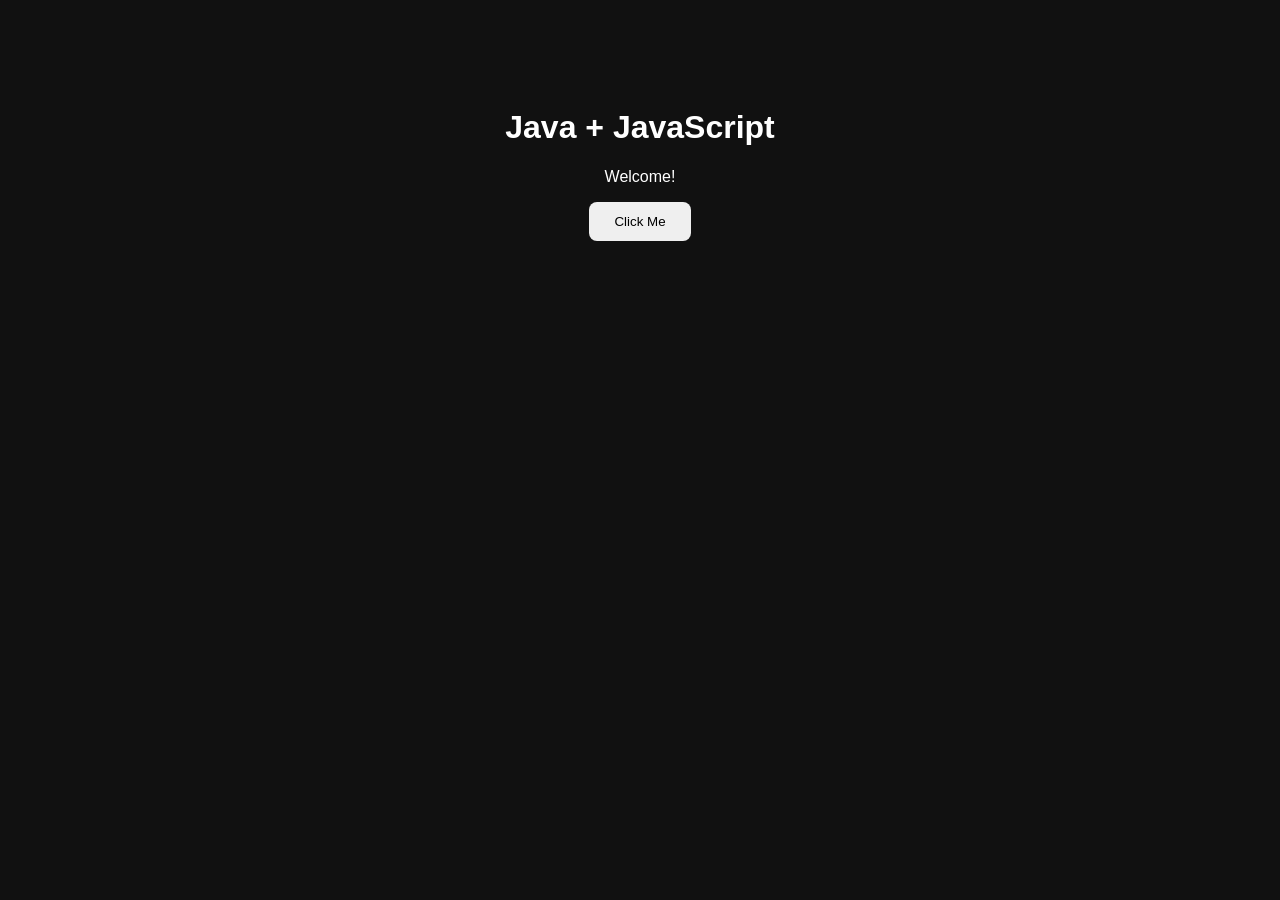
<file: index.html>
<!DOCTYPE html>
<html>
<head>
<title>Java + JavaScript Website</title>
<style>
body{font-family:Arial;background:#111;color:white;text-align:center;padding:80px}
button{padding:12px 25px;border:0;border-radius:8px;cursor:pointer}
</style>
</head>
<body>
<h1>Java + JavaScript</h1>
<p id="msg">Welcome!</p>
<button onclick="hello()">Click Me</button>
<script src="script.js"></script>
</body>
</html>
</file>
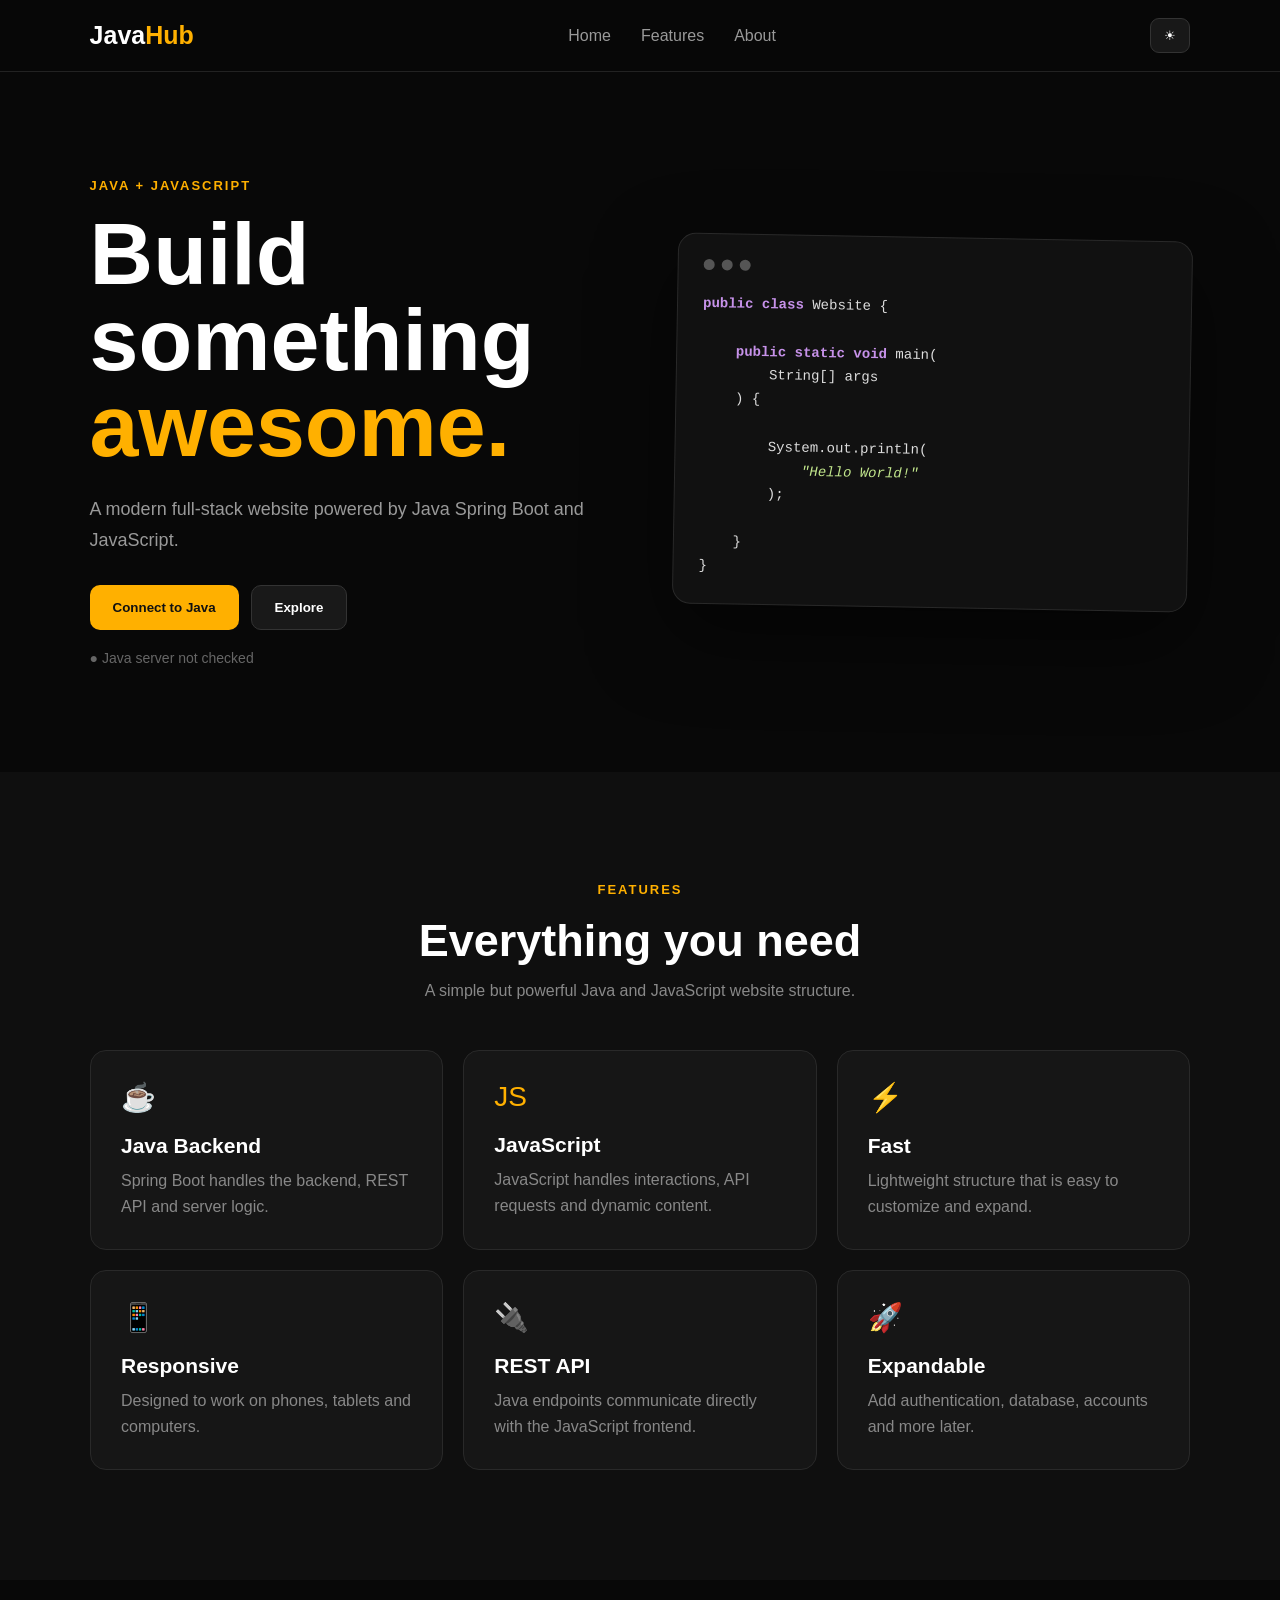
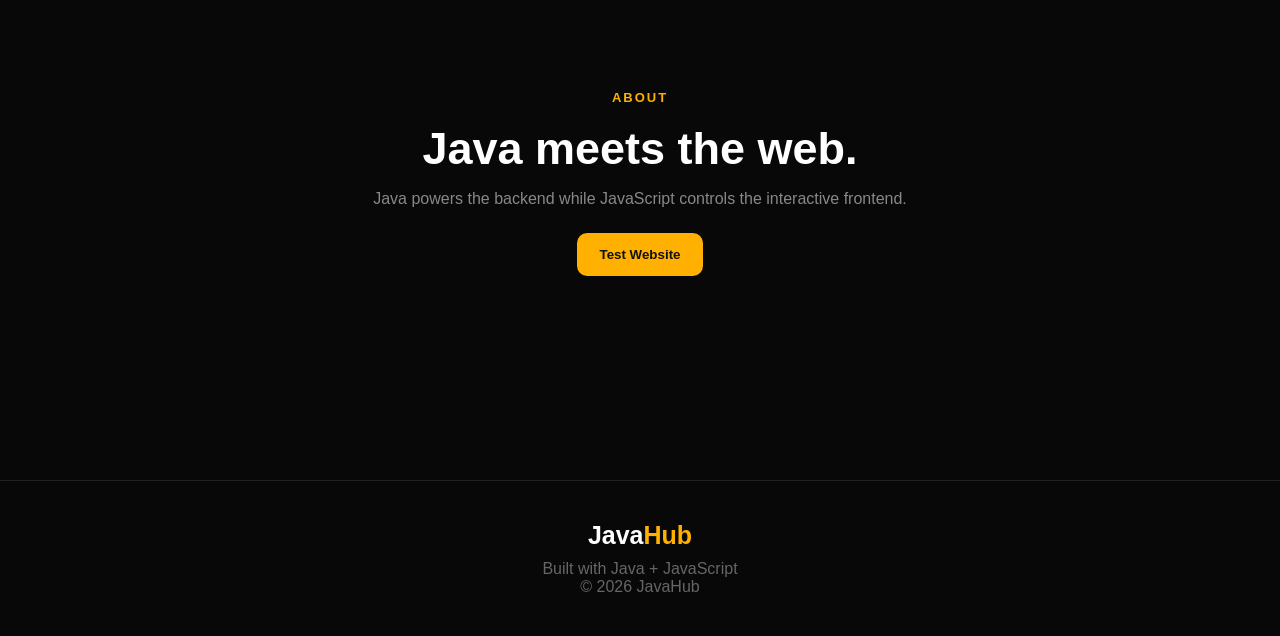
<file: src/main/resources/static/index.html>
<!DOCTYPE html>

<html lang="en">

<head>

<meta charset="UTF-8">

<meta
    name="viewport"
    content="width=device-width, initial-scale=1.0"
>

<title>JavaHub</title>

<link rel="stylesheet" href="style.css">

</head>

<body>

<header>

    <div class="logo">
        Java<span>Hub</span>
    </div>

    <nav>

        <a href="#home">
            Home
        </a>

        <a href="#features">
            Features
        </a>

        <a href="#about">
            About
        </a>

    </nav>

    <button
        id="themeButton"
        class="themeButton"
    >
        ☀
    </button>

</header>


<main>


<!-- HERO -->

<section
    id="home"
    class="hero"
>

    <div class="heroContent">

        <div class="tag">
            JAVA + JAVASCRIPT
        </div>

        <h1>
            Build something
            <span>awesome.</span>
        </h1>

        <p class="heroText">
            A modern full-stack website powered by
            Java Spring Boot and JavaScript.
        </p>

        <div class="buttons">

            <button
                class="primary"
                onclick="connectJava()"
            >
                Connect to Java
            </button>

            <button
                class="secondary"
                onclick="explore()"
            >
                Explore
            </button>

        </div>

        <div id="status">
            ● Java server not checked
        </div>

    </div>


    <div class="codeBox">

        <div class="window">

            <span></span>
            <span></span>
            <span></span>

        </div>

<pre><code><b>public class</b> Website {

    <b>public static void</b> main(
        String[] args
    ) {

        System.out.println(
            <i>"Hello World!"</i>
        );

    }
}</code></pre>

    </div>

</section>


<!-- FEATURES -->

<section
    id="features"
    class="features"
>

    <div class="tag">
        FEATURES
    </div>

    <h2>
        Everything you need
    </h2>

    <p class="sectionText">
        A simple but powerful Java and JavaScript
        website structure.
    </p>


    <div class="cards">


        <div class="card">

            <div class="icon">
                ☕
            </div>

            <h3>
                Java Backend
            </h3>

            <p>
                Spring Boot handles the backend,
                REST API and server logic.
            </p>

        </div>


        <div class="card">

            <div class="icon">
                JS
            </div>

            <h3>
                JavaScript
            </h3>

            <p>
                JavaScript handles interactions,
                API requests and dynamic content.
            </p>

        </div>


        <div class="card">

            <div class="icon">
                ⚡
            </div>

            <h3>
                Fast
            </h3>

            <p>
                Lightweight structure that is easy
                to customize and expand.
            </p>

        </div>


        <div class="card">

            <div class="icon">
                📱
            </div>

            <h3>
                Responsive
            </h3>

            <p>
                Designed to work on phones,
                tablets and computers.
            </p>

        </div>


        <div class="card">

            <div class="icon">
                🔌
            </div>

            <h3>
                REST API
            </h3>

            <p>
                Java endpoints communicate directly
                with the JavaScript frontend.
            </p>

        </div>


        <div class="card">

            <div class="icon">
                🚀
            </div>

            <h3>
                Expandable
            </h3>

            <p>
                Add authentication, database,
                accounts and more later.
            </p>

        </div>


    </div>

</section>


<!-- ABOUT -->

<section
    id="about"
    class="about"
>

    <div class="tag">
        ABOUT
    </div>

    <h2>
        Java meets the web.
    </h2>

    <p>
        Java powers the backend while JavaScript
        controls the interactive frontend.
    </p>

    <button
        class="primary"
        onclick="testWebsite()"
    >
        Test Website
    </button>

    <div id="message"></div>

</section>


</main>


<footer>

    <div class="logo">
        Java<span>Hub</span>
    </div>

    <p>
        Built with Java + JavaScript
    </p>

    <p>
        © 2026 JavaHub
    </p>

</footer>


<script src="script.js"></script>

</body>

</html>
</file>
<file: src/main/resources/static/style.css>
* {
    margin: 0;
    padding: 0;
    box-sizing: border-box;
}

html {
    scroll-behavior: smooth;
}

body {
    font-family:
        Arial,
        Helvetica,
        sans-serif;

    background: #080808;
    color: white;

    transition: 0.3s;
}

header {

    height: 72px;

    padding: 0 7%;

    display: flex;

    align-items: center;

    justify-content: space-between;

    border-bottom: 1px solid #222;

    position: sticky;

    top: 0;

    z-index: 100;

    background: rgba(8,8,8,0.9);

    backdrop-filter: blur(15px);
}

.logo {

    font-size: 25px;

    font-weight: 800;
}

.logo span {

    color: #ffb000;
}

nav {

    display: flex;

    gap: 30px;
}

nav a {

    color: #999;

    text-decoration: none;

    transition: 0.2s;
}

nav a:hover {

    color: #ffb000;
}

.themeButton {

    background: #181818;

    color: white;

    border: 1px solid #333;

    border-radius: 9px;

    padding: 9px 13px;

    cursor: pointer;
}


/* HERO */

.hero {

    min-height: 700px;

    padding: 100px 7%;

    display: grid;

    grid-template-columns:
        1fr
        1fr;

    gap: 70px;

    align-items: center;
}

.tag {

    color: #ffb000;

    font-size: 13px;

    font-weight: bold;

    letter-spacing: 2px;

    margin-bottom: 18px;
}

.hero h1 {

    font-size:
        clamp(
            50px,
            7vw,
            88px
        );

    line-height: 0.98;

    margin-bottom: 25px;
}

.hero h1 span {

    color: #ffb000;
}

.heroText {

    color: #999;

    font-size: 18px;

    max-width: 550px;

    line-height: 1.7;
}

.buttons {

    display: flex;

    gap: 12px;

    margin-top: 30px;
}

button {

    font-family: inherit;

    cursor: pointer;
}

.primary {

    background: #ffb000;

    color: #111;

    border: none;

    padding: 14px 23px;

    border-radius: 10px;

    font-weight: bold;
}

.secondary {

    background: #191919;

    color: white;

    border: 1px solid #333;

    padding: 14px 23px;

    border-radius: 10px;

    font-weight: bold;
}

.primary:hover {

    transform: translateY(-2px);
}

.secondary:hover {

    border-color: #ffb000;
}

#status {

    color: #666;

    margin-top: 20px;

    font-size: 14px;
}


/* CODE BOX */

.codeBox {

    background: #111;

    border: 1px solid #292929;

    border-radius: 18px;

    padding: 25px;

    box-shadow:
        0 30px 80px
        rgba(0,0,0,0.5);

    transform: rotate(1deg);
}

.window {

    display: flex;

    gap: 7px;

    margin-bottom: 22px;
}

.window span {

    width: 11px;

    height: 11px;

    border-radius: 50%;

    background: #555;
}

.codeBox pre {

    color: #ddd;

    overflow-x: auto;

    line-height: 1.7;

    font-size: 14px;
}

.codeBox b {

    color: #c792ea;
}

.codeBox i {

    color: #c3e88d;
}


/* FEATURES */

.features {

    padding: 110px 7%;

    background: #0f0f0f;

    text-align: center;
}

h2 {

    font-size: 45px;

    margin-bottom: 15px;
}

.sectionText {

    color: #888;

    margin-bottom: 50px;
}

.cards {

    max-width: 1100px;

    margin: auto;

    display: grid;

    grid-template-columns:
        repeat(3, 1fr);

    gap: 20px;
}

.card {

    background: #161616;

    border: 1px solid #292929;

    border-radius: 16px;

    padding: 30px;

    text-align: left;

    transition: 0.25s;
}

.card:hover {

    transform:
        translateY(-8px);

    border-color:
        #ffb000;
}

.icon {

    font-size: 28px;

    color: #ffb000;

    margin-bottom: 20px;
}

.card h3 {

    font-size: 21px;

    margin-bottom: 10px;
}

.card p {

    color: #888;

    line-height: 1.6;
}


/* ABOUT */

.about {

    min-height: 500px;

    padding: 110px 7%;

    text-align: center;
}

.about > p {

    color: #888;

    margin-bottom: 25px;
}

#message {

    color: #ffb000;

    margin-top: 25px;

    font-weight: bold;
}


/* FOOTER */

footer {

    border-top:
        1px solid #222;

    padding: 40px 7%;

    text-align: center;

    color: #666;
}

footer .logo {

    color: white;

    margin-bottom: 10px;
}


/* LIGHT MODE */

.light {

    background: #f4f4f4;

    color: #111;
}

.light header {

    background:
        rgba(244,244,244,0.9);

    border-color: #ddd;
}

.light nav a {

    color: #555;
}

.light .features {

    background: #e9e9e9;
}

.light .card {

    background: white;

    border-color: #ddd;
}

.light .codeBox {

    background: white;

    border-color: #ddd;
}

.light .secondary {

    background: white;

    color: #111;

    border-color: #ccc;
}

.light .themeButton {

    background: white;

    color: #111;

    border-color: #ccc;
}


/* MOBILE */

@media(max-width: 800px) {

    nav {

        display: none;
    }

    .hero {

        grid-template-columns: 1fr;

        padding:
            70px 6%;
    }

    .hero h1 {

        font-size: 55px;
    }

    .cards {

        grid-template-columns: 1fr;
    }

    .codeBox {

        transform: none;
    }
}
</file>
